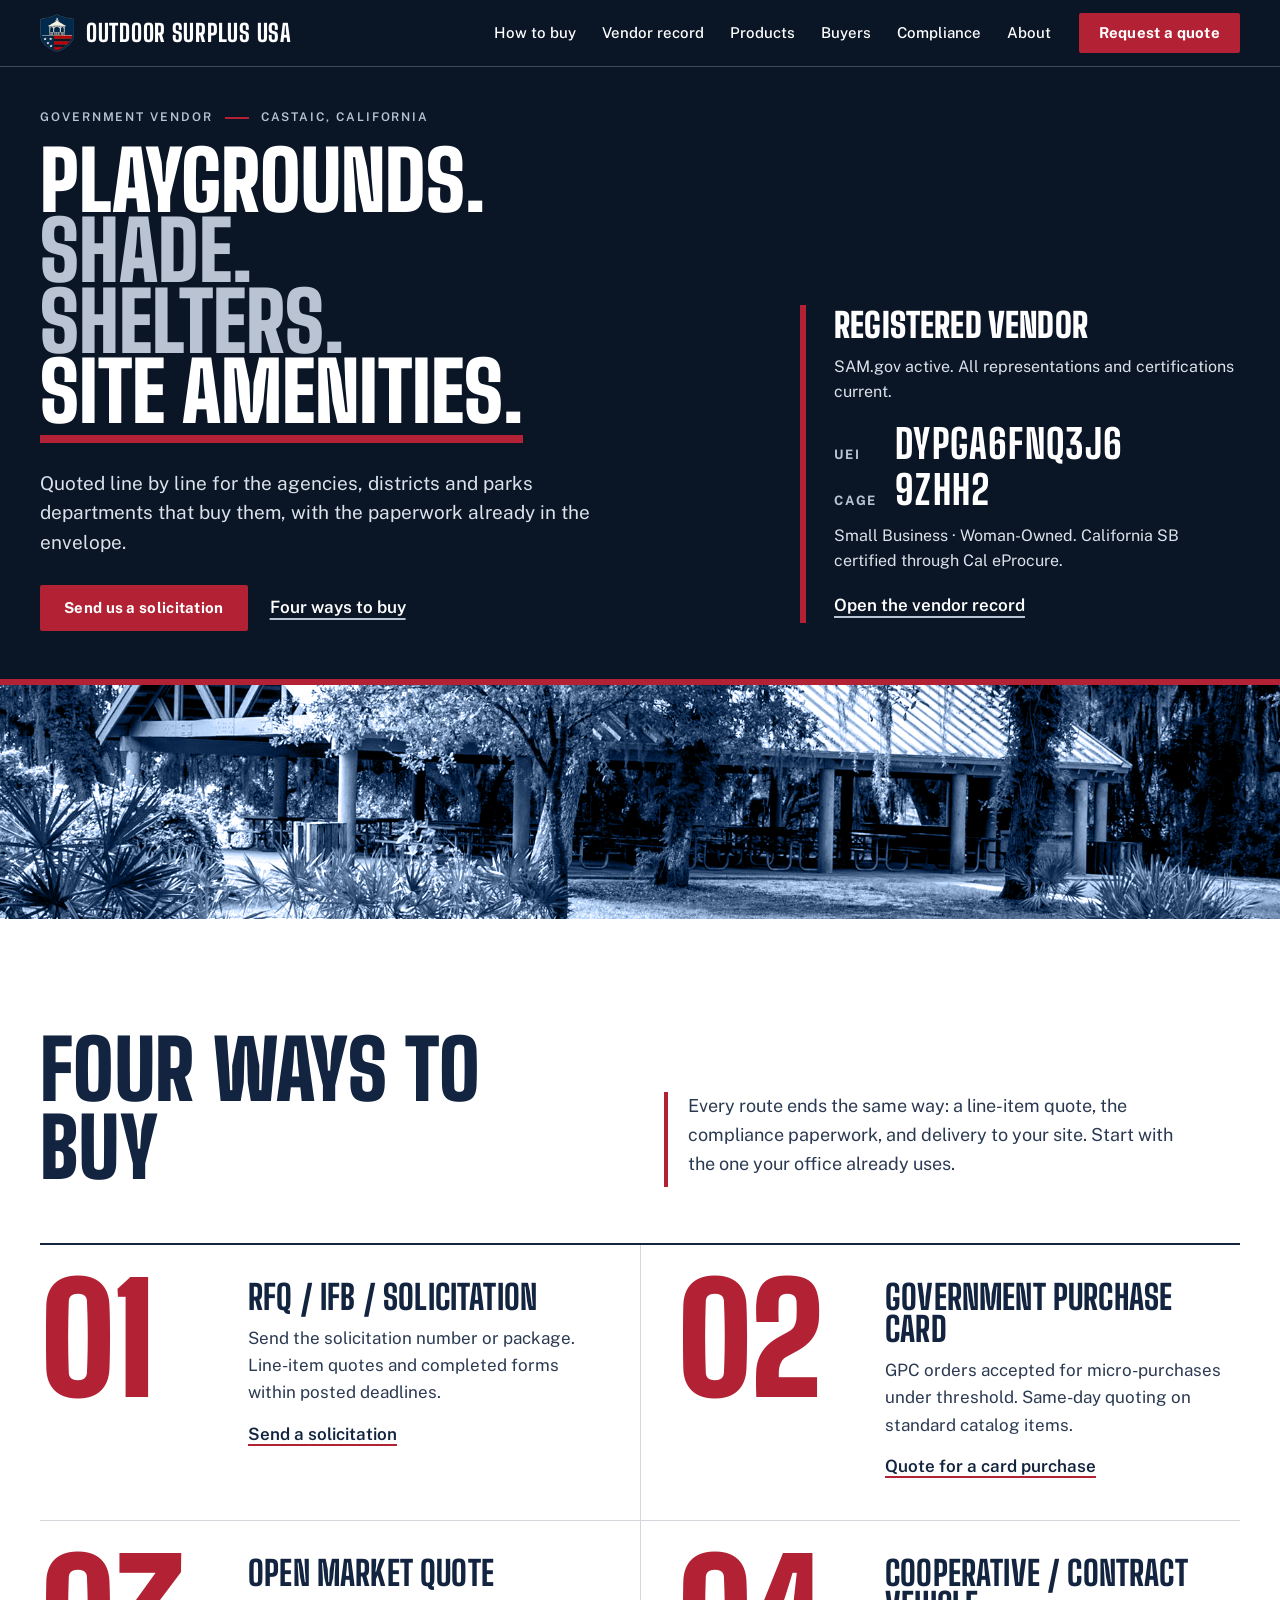
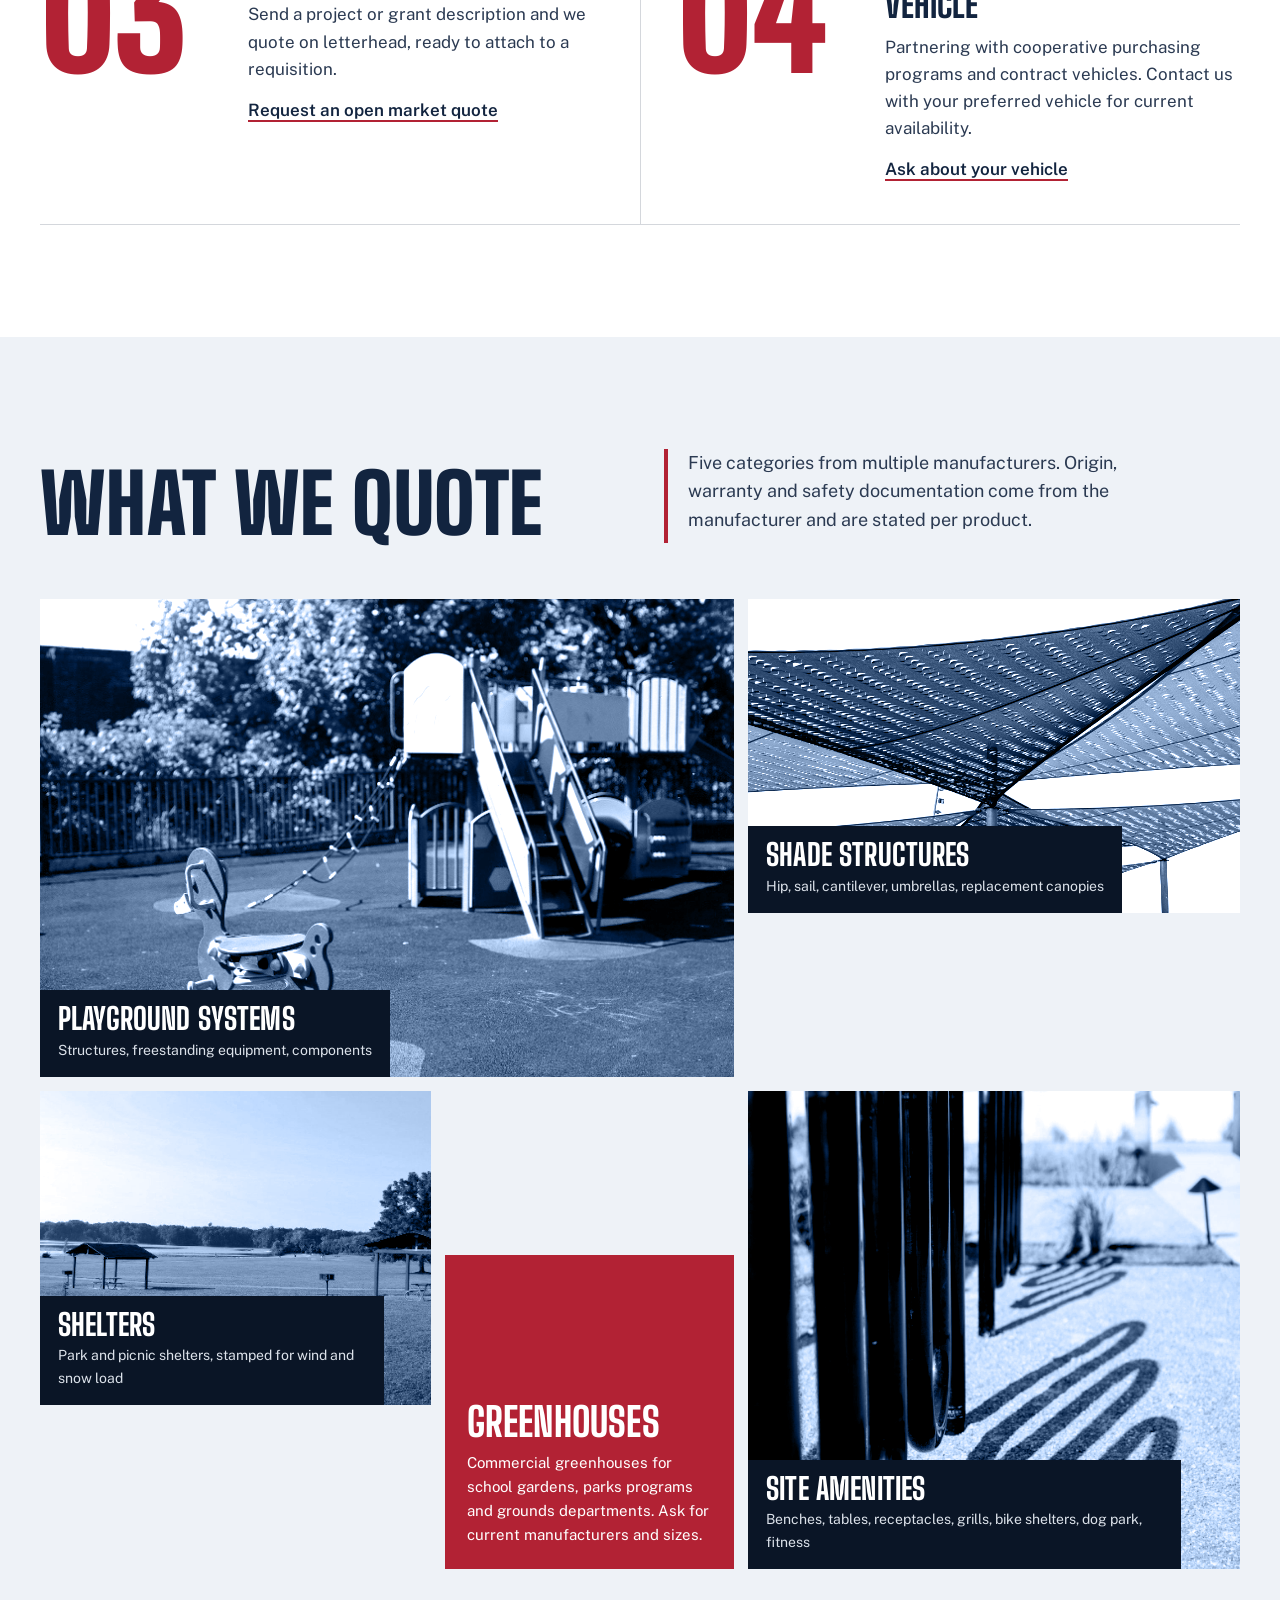
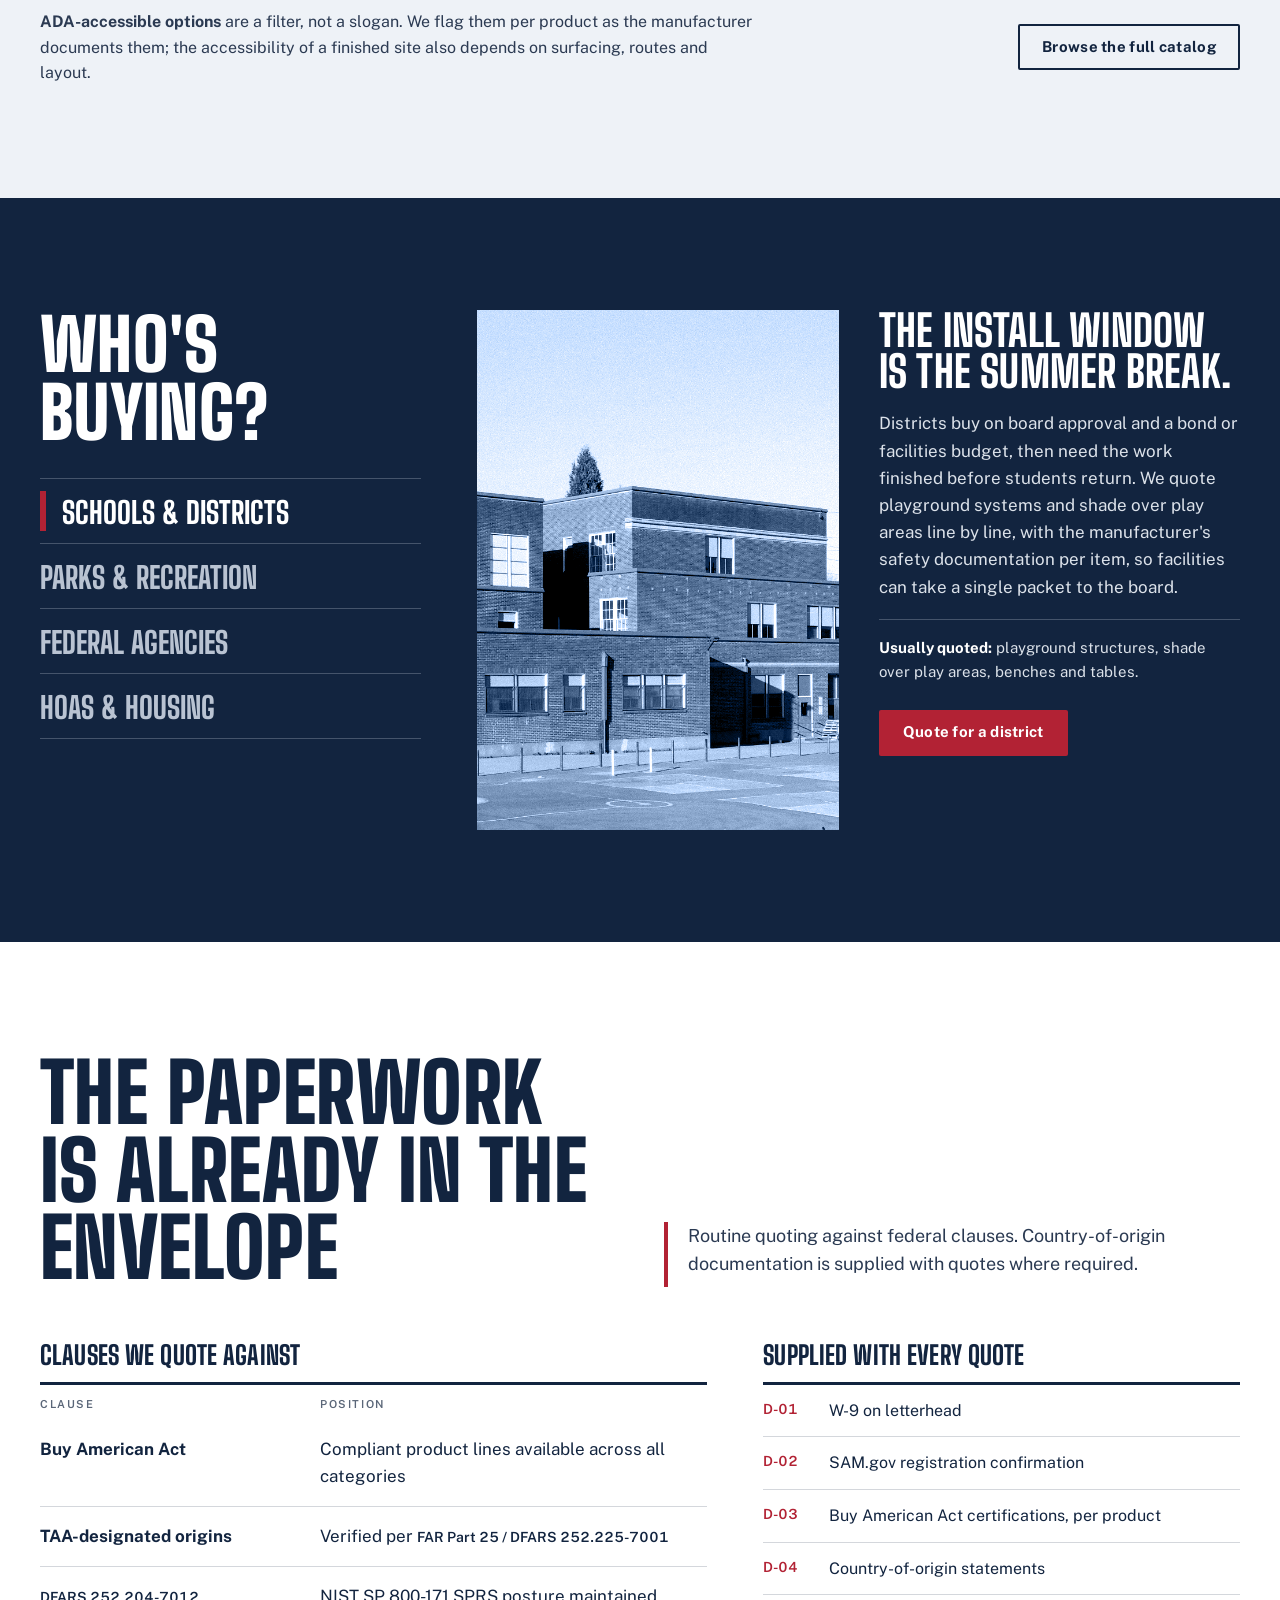
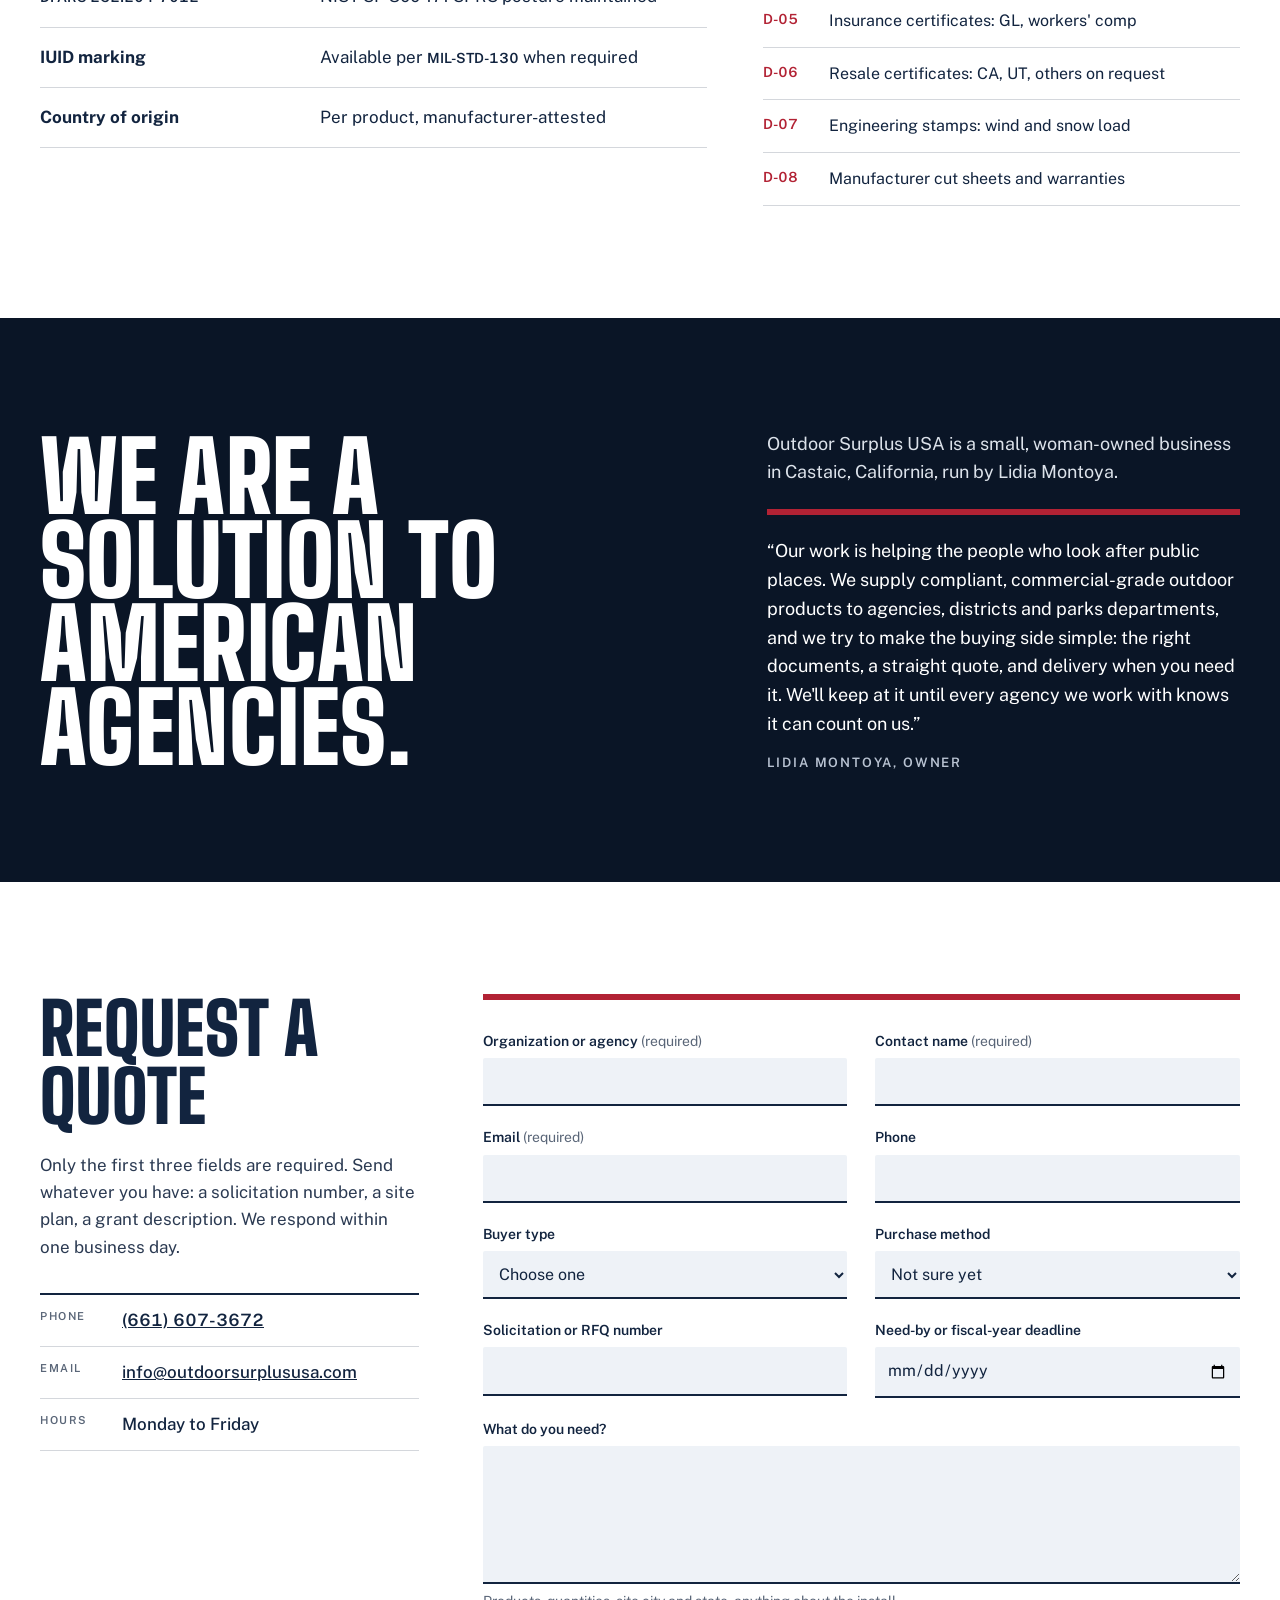
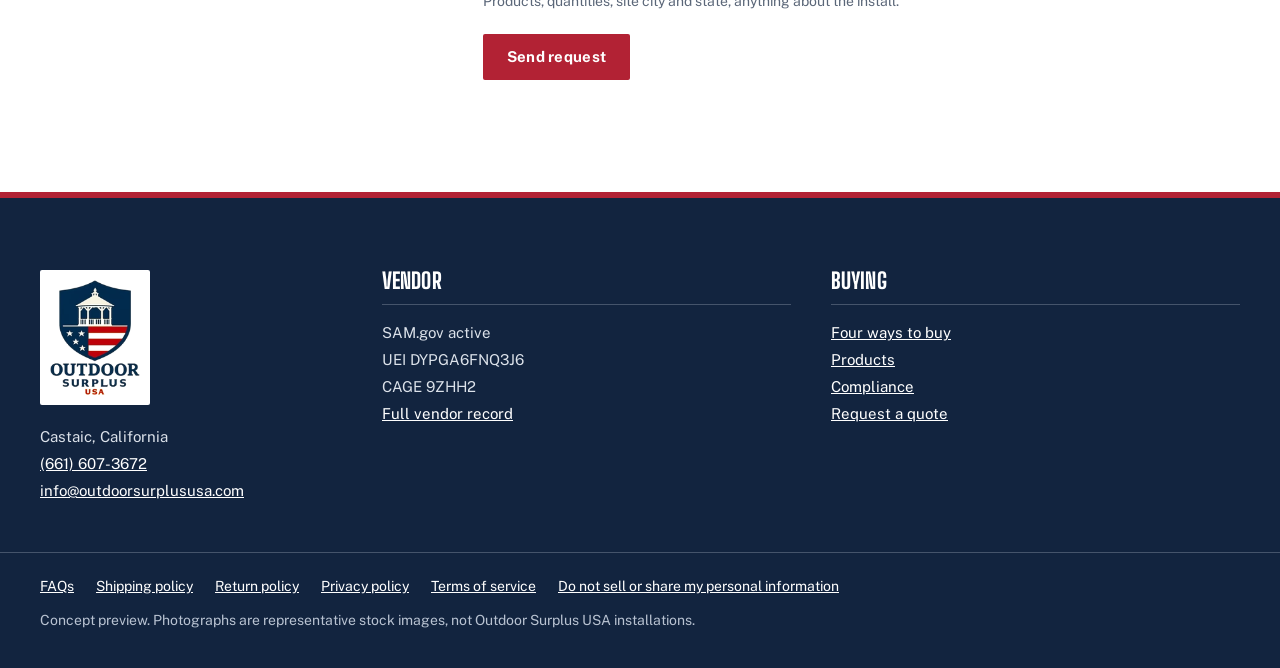
<file: index.html>
<!doctype html>
<html lang="en">
<head>
<meta charset="utf-8">
<meta name="viewport" content="width=device-width, initial-scale=1">
<title>Outdoor Surplus USA | Government Vendor for Playground, Shade &amp; Site Amenities</title>
<meta name="description" content="We are a solution to American Agencies. Playground systems, shade structures, shelters and site amenities for public buyers. SAM.gov active, UEI DYPGA6FNQ3J6, CAGE 9ZHH2.">
<meta name="robots" content="noindex, nofollow">
<meta property="og:title" content="Outdoor Surplus USA">
<meta property="og:description" content="We are a solution to American Agencies. Quoted line by line for the agencies that buy outdoor infrastructure.">
<meta property="og:type" content="website">
<meta property="og:image" content="assets/pavilion.jpg">
<meta name="theme-color" content="#0A1526">
<link rel="icon" href="assets/logo-shield.png">
<link rel="preconnect" href="https://fonts.googleapis.com">
<link rel="preconnect" href="https://fonts.gstatic.com" crossorigin>
<link href="https://fonts.googleapis.com/css2?family=Big+Shoulders+Display:wght@700;800;900&family=Public+Sans:wght@400;500;600;700&display=swap" rel="stylesheet">
<link rel="stylesheet" href="styles.css">
</head>
<body>
<a class="skip" href="#main">Skip to main content</a>

<header class="site-header">
  <div class="wrap header-row">
    <a class="brand" href="#top" aria-label="Outdoor Surplus USA, home">
      <img src="assets/logo-shield.png" alt="" width="34" height="34">
      <span class="brand-name">Outdoor Surplus USA</span>
    </a>
    <button class="nav-toggle" type="button" data-nav-toggle aria-expanded="false" aria-controls="site-nav">Menu</button>
    <nav id="site-nav" class="site-nav" aria-label="Primary">
      <ul>
        <li><a href="#buy">How to buy</a></li>
        <li><a href="vendor.html">Vendor record</a></li>
        <li><a href="#products">Products</a></li>
        <li><a href="#buyers">Buyers</a></li>
        <li><a href="#compliance">Compliance</a></li>
        <li><a href="#about">About</a></li>
      </ul>
      <a class="btn btn-red" href="#quote">Request a quote</a>
    </nav>
  </div>
</header>

<main id="main">
  <section class="hero" id="top" aria-labelledby="hero-title">
    <div class="wrap hero-grid">
      <div class="hero-copy">
        <p class="kicker"><span>Government vendor</span><span>Castaic, California</span></p>
        <h1 id="hero-title">
          <span class="h1-line">Playgrounds.</span>
          <span class="h1-line">Shade.</span>
          <span class="h1-line">Shelters.</span>
          <span class="h1-line h1-last">Site amenities.</span>
        </h1>
        <p class="lede">Quoted line by line for the agencies, districts and parks departments that buy them, with the paperwork already in the envelope.</p>
        <div class="hero-actions">
          <a class="btn btn-red" href="#quote" data-quote-method="solicitation">Send us a solicitation</a>
          <a class="text-link" href="#buy">Four ways to buy</a>
        </div>
      </div>

      <aside class="hero-reg" aria-labelledby="reg-title">
        <h2 id="reg-title">Registered vendor</h2>
        <p>SAM.gov active. All representations and certifications current.</p>
        <dl>
          <div><dt>UEI</dt><dd>DYPGA6FNQ3J6</dd></div>
          <div><dt>CAGE</dt><dd>9ZHH2</dd></div>
        </dl>
        <p>Small Business &middot; Woman-Owned. California SB certified through Cal eProcure.</p>
        <a class="text-link" href="vendor.html">Open the vendor record</a>
      </aside>
    </div>
    <figure class="hero-band">
      <span class="duo"><img src="assets/pavilion.jpg" alt="Large open-sided park pavilion with a metal roof and rows of picnic tables beneath mature oak trees" width="1800" height="930"></span>
    </figure>
  </section>

  <!-- FOUR PATHS -->
  <section class="paths" id="buy" aria-labelledby="buy-title">
    <div class="wrap">
      <div class="head-split" data-reveal>
        <h2 id="buy-title">Four ways to buy</h2>
        <p>Every route ends the same way: a line-item quote, the compliance paperwork, and delivery to your site. Start with the one your office already uses.</p>
      </div>
      <ol class="paths-grid">
        <li data-reveal>
          <span class="big-n" aria-hidden="true">01</span>
          <div>
            <h3>RFQ / IFB / Solicitation</h3>
            <p>Send the solicitation number or package. Line-item quotes and completed forms within posted deadlines.</p>
            <a href="#quote" data-quote-method="solicitation">Send a solicitation</a>
          </div>
        </li>
        <li data-reveal>
          <span class="big-n" aria-hidden="true">02</span>
          <div>
            <h3>Government Purchase Card</h3>
            <p>GPC orders accepted for micro-purchases under threshold. Same-day quoting on standard catalog items.</p>
            <a href="#quote" data-quote-method="gpc">Quote for a card purchase</a>
          </div>
        </li>
        <li data-reveal>
          <span class="big-n" aria-hidden="true">03</span>
          <div>
            <h3>Open Market Quote</h3>
            <p>Send a project or grant description and we quote on letterhead, ready to attach to a requisition.</p>
            <a href="#quote" data-quote-method="open-market">Request an open market quote</a>
          </div>
        </li>
        <li data-reveal>
          <span class="big-n" aria-hidden="true">04</span>
          <div>
            <h3>Cooperative / Contract Vehicle</h3>
            <p>Partnering with cooperative purchasing programs and contract vehicles. Contact us with your preferred vehicle for current availability.</p>
            <a href="#quote" data-quote-method="cooperative">Ask about your vehicle</a>
          </div>
        </li>
      </ol>
    </div>
  </section>

  <!-- PRODUCTS -->
  <section class="products" id="products" aria-labelledby="products-title">
    <div class="wrap">
      <div class="head-split" data-reveal>
        <h2 id="products-title">What we quote</h2>
        <p>Five categories from multiple manufacturers. Origin, warranty and safety documentation come from the manufacturer and are stated per product.</p>
      </div>
      <ul class="mosaic">
        <li class="tile t-play" data-reveal>
          <span class="duo"><img src="assets/playground.jpg" alt="Empty playground with a spring rider and a play structure with stairs and slide" width="1400" height="1025" loading="lazy"></span>
          <div class="tile-cap"><h3>Playground systems</h3><p>Structures, freestanding equipment, components</p></div>
        </li>
        <li class="tile t-shade" data-reveal>
          <span class="duo"><img src="assets/shade-sails.jpg" alt="Tensioned shade sails on steel columns seen from below" width="1800" height="1200" loading="lazy"></span>
          <div class="tile-cap"><h3>Shade structures</h3><p>Hip, sail, cantilever, umbrellas, replacement canopies</p></div>
        </li>
        <li class="tile t-shelter" data-reveal>
          <span class="duo"><img src="assets/park-lakeside.jpg" alt="Two picnic shelters with tables and grills on a lakeside park lawn" width="1400" height="745" loading="lazy"></span>
          <div class="tile-cap"><h3>Shelters</h3><p>Park and picnic shelters, stamped for wind and snow load</p></div>
        </li>
        <li class="tile t-amen" data-reveal>
          <span class="duo"><img src="assets/bike-rack.jpg" alt="Row of black steel wave bike racks casting shadows on gravel" width="1200" height="1800" loading="lazy"></span>
          <div class="tile-cap"><h3>Site amenities</h3><p>Benches, tables, receptacles, grills, bike shelters, dog park, fitness</p></div>
        </li>
        <li class="tile t-green" data-reveal>
          <div class="tile-type">
            <h3>Greenhouses</h3>
            <p>Commercial greenhouses for school gardens, parks programs and grounds departments. Ask for current manufacturers and sizes.</p>
          </div>
        </li>
      </ul>
      <div class="product-foot" data-reveal>
        <p><strong>ADA-accessible options</strong> are a filter, not a slogan. We flag them per product as the manufacturer documents them; the accessibility of a finished site also depends on surfacing, routes and layout.</p>
        <a class="btn btn-outline" href="https://www.outdoorsurplususa.com/collections/all">Browse the full catalog</a>
      </div>
    </div>
  </section>

  <!-- BUYERS -->
  <section class="buyers" id="buyers" aria-labelledby="buyers-title">
    <div class="wrap buyers-grid">
      <div class="buyers-nav">
        <h2 id="buyers-title">Who's buying?</h2>
        <div role="tablist" aria-label="Buyer type" aria-orientation="vertical" class="vtabs">
          <button role="tab" id="t-schools" aria-controls="p-schools" aria-selected="true" tabindex="0">Schools &amp; districts</button>
          <button role="tab" id="t-parks" aria-controls="p-parks" aria-selected="false" tabindex="-1">Parks &amp; recreation</button>
          <button role="tab" id="t-federal" aria-controls="p-federal" aria-selected="false" tabindex="-1">Federal agencies</button>
          <button role="tab" id="t-hoa" aria-controls="p-hoa" aria-selected="false" tabindex="-1">HOAs &amp; housing</button>
        </div>
      </div>
      <div class="buyers-panels">
        <div role="tabpanel" id="p-schools" aria-labelledby="t-schools" tabindex="0" class="bpanel">
          <span class="duo"><img src="assets/school.jpg" alt="Brick school building above an empty blacktop with painted play markings" width="1350" height="1800" loading="lazy"></span>
          <div>
            <h3>The install window is the summer break.</h3>
            <p>Districts buy on board approval and a bond or facilities budget, then need the work finished before students return. We quote playground systems and shade over play areas line by line, with the manufacturer's safety documentation per item, so facilities can take a single packet to the board.</p>
            <p class="focus"><strong>Usually quoted:</strong> playground structures, shade over play areas, benches and tables.</p>
            <a class="btn btn-red" href="#quote" data-quote-buyer="school">Quote for a district</a>
          </div>
        </div>
        <div role="tabpanel" id="p-parks" aria-labelledby="t-parks" tabindex="0" class="bpanel" hidden>
          <span class="duo"><img src="assets/park-lakeside.jpg" alt="Picnic shelters on a lakeside park lawn" width="1400" height="745" loading="lazy"></span>
          <div>
            <h3>Grant-funded? Lines you can set against the award.</h3>
            <p>Parks projects often run on a grant with its own line items and closeout date. We split the quote to match, and include origin statements where the grant asks for them. Small replacements, a canopy or a grill, can usually go on a purchase card.</p>
            <p class="focus"><strong>Usually quoted:</strong> picnic shelters, park grills, shade sails, greenhouses.</p>
            <a class="btn btn-red" href="#quote" data-quote-buyer="parks">Quote for a parks project</a>
          </div>
        </div>
        <div role="tabpanel" id="p-federal" aria-labelledby="t-federal" tabindex="0" class="bpanel" hidden>
          <span class="duo"><img src="assets/federal.jpg" alt="Corner of a white neoclassical civic building against a deep blue sky" width="1200" height="1800" loading="lazy"></span>
          <div>
            <h3>FAR and DFARS clauses, origin per line item.</h3>
            <p>For installations, federal campuses and visitor areas. We answer solicitations within posted deadlines, quote against the clauses in the package and supply country-of-origin documentation per line. IUID marking is available when the contract requires it.</p>
            <p class="focus"><strong>Usually quoted:</strong> site furnishings, shelters, shade structures.</p>
            <a class="btn btn-red" href="#quote" data-quote-buyer="federal" data-quote-method="solicitation">Send a federal solicitation</a>
          </div>
        </div>
        <div role="tabpanel" id="p-hoa" aria-labelledby="t-hoa" tabindex="0" class="bpanel" hidden>
          <span class="duo"><img src="assets/bike-rack.jpg" alt="Black steel bike racks along a gravel path" width="1200" height="1800" loading="lazy"></span>
          <div>
            <h3>Common areas built for daily use.</h3>
            <p>Housing authorities and associations usually buy on an open market quote: a clear price on letterhead the board can approve. We quote commercial-grade amenities, not consumer furniture that lasts one season.</p>
            <p class="focus"><strong>Usually quoted:</strong> bike shelters, benches, trash receptacles, dog park equipment.</p>
            <a class="btn btn-red" href="#quote" data-quote-buyer="hoa" data-quote-method="open-market">Quote for a community</a>
          </div>
        </div>
      </div>
    </div>
  </section>

  <!-- COMPLIANCE -->
  <section class="compliance" id="compliance" aria-labelledby="compliance-title">
    <div class="wrap">
      <div class="head-split" data-reveal>
        <h2 id="compliance-title">The paperwork is already in the envelope</h2>
        <p>Routine quoting against federal clauses. Country-of-origin documentation is supplied with quotes where required.</p>
      </div>
      <div class="docket">
        <div class="docket-col" data-reveal>
          <h3>Clauses we quote against</h3>
          <table>
            <caption class="sr">Federal clause compliance</caption>
            <thead><tr><th scope="col">Clause</th><th scope="col">Position</th></tr></thead>
            <tbody>
              <tr><th scope="row">Buy American Act</th><td>Compliant product lines available across all categories</td></tr>
              <tr><th scope="row">TAA-designated origins</th><td>Verified per <span class="code">FAR Part 25 / DFARS 252.225-7001</span></td></tr>
              <tr><th scope="row"><span class="code">DFARS 252.204-7012</span></th><td>NIST SP 800-171 SPRS posture maintained</td></tr>
              <tr><th scope="row">IUID marking</th><td>Available per <span class="code">MIL-STD-130</span> when required</td></tr>
              <tr><th scope="row">Country of origin</th><td>Per product, manufacturer-attested</td></tr>
            </tbody>
          </table>
        </div>
        <div class="docket-col" data-reveal>
          <h3>Supplied with every quote</h3>
          <ol class="docs">
            <li><span class="code">D-01</span> W-9 on letterhead</li>
            <li><span class="code">D-02</span> SAM.gov registration confirmation</li>
            <li><span class="code">D-03</span> Buy American Act certifications, per product</li>
            <li><span class="code">D-04</span> Country-of-origin statements</li>
            <li><span class="code">D-05</span> Insurance certificates: GL, workers' comp</li>
            <li><span class="code">D-06</span> Resale certificates: CA, UT, others on request</li>
            <li><span class="code">D-07</span> Engineering stamps: wind and snow load</li>
            <li><span class="code">D-08</span> Manufacturer cut sheets and warranties</li>
          </ol>
        </div>
      </div>
    </div>
  </section>

  <!-- ABOUT -->
  <section class="about" id="about" aria-labelledby="about-title">
    <div class="wrap about-grid">
      <h2 id="about-title" class="about-big" data-reveal>We are a solution to American Agencies.</h2>
      <div class="about-copy" data-reveal>
        <p>Outdoor Surplus USA is a small, woman-owned business in Castaic, California, run by Lidia Montoya.</p>
        <blockquote>
          <p>&ldquo;Our work is helping the people who look after public places. We supply compliant, commercial-grade outdoor products to agencies, districts and parks departments, and we try to make the buying side simple: the right documents, a straight quote, and delivery when you need it. We'll keep at it until every agency we work with knows it can count on us.&rdquo;</p>
          <footer>Lidia Montoya, Owner</footer>
        </blockquote>
      </div>
    </div>
  </section>

  <!-- Testimonial slot: intentionally empty. Existing testimonials are on hold until
       provenance is confirmed (16 CFR 465). Do not populate without written sign-off. -->

  <!-- QUOTE -->
  <section class="quote" id="quote" aria-labelledby="quote-title">
    <div class="wrap quote-grid">
      <div class="quote-intro">
        <h2 id="quote-title">Request a quote</h2>
        <p>Only the first three fields are required. Send whatever you have: a solicitation number, a site plan, a grant description. We respond within one business day.</p>
        <dl class="contact">
          <div><dt>Phone</dt><dd><a href="tel:+16616073672" class="code">(661) 607-3672</a></dd></div>
          <div><dt>Email</dt><dd><a href="mailto:info@outdoorsurplususa.com">info@outdoorsurplususa.com</a></dd></div>
          <div><dt>Hours</dt><dd>Monday to Friday</dd></div>
        </dl>
      </div>
      <form class="form" id="quote-form" novalidate>
        <div class="field">
          <label for="f-org">Organization or agency <span class="req">(required)</span></label>
          <input id="f-org" name="org" type="text" autocomplete="organization" required aria-describedby="f-org-error">
          <p class="error" id="f-org-error" hidden></p>
        </div>
        <div class="field">
          <label for="f-name">Contact name <span class="req">(required)</span></label>
          <input id="f-name" name="name" type="text" autocomplete="name" required aria-describedby="f-name-error">
          <p class="error" id="f-name-error" hidden></p>
        </div>
        <div class="field">
          <label for="f-email">Email <span class="req">(required)</span></label>
          <input id="f-email" name="email" type="email" autocomplete="email" required aria-describedby="f-email-error">
          <p class="error" id="f-email-error" hidden></p>
        </div>
        <div class="field">
          <label for="f-phone">Phone</label>
          <input id="f-phone" name="phone" type="tel" autocomplete="tel">
        </div>
        <div class="field">
          <label for="f-buyer">Buyer type</label>
          <select id="f-buyer" name="buyer">
            <option value="">Choose one</option>
            <option value="federal">Federal</option>
            <option value="state">State</option>
            <option value="municipal">County / Municipal</option>
            <option value="school">School district</option>
            <option value="parks">Parks &amp; recreation</option>
            <option value="hoa">HOA / Housing</option>
            <option value="other">Other</option>
          </select>
        </div>
        <div class="field">
          <label for="f-method">Purchase method</label>
          <select id="f-method" name="method">
            <option value="">Not sure yet</option>
            <option value="solicitation">Solicitation response (RFQ / IFB)</option>
            <option value="gpc">Government Purchase Card</option>
            <option value="open-market">Open market quote</option>
            <option value="cooperative">Cooperative / contract vehicle</option>
          </select>
        </div>
        <div class="field">
          <label for="f-sol">Solicitation or RFQ number</label>
          <input id="f-sol" name="solicitation" type="text" class="code-input">
        </div>
        <div class="field">
          <label for="f-date">Need-by or fiscal-year deadline</label>
          <input id="f-date" name="needby" type="date">
        </div>
        <div class="field field-wide">
          <label for="f-msg">What do you need?</label>
          <textarea id="f-msg" name="message" rows="5" aria-describedby="f-msg-hint"></textarea>
          <p class="hint" id="f-msg-hint">Products, quantities, site city and state, anything about the install.</p>
        </div>
        <div class="field-wide form-actions">
          <button class="btn btn-red" type="submit">Send request</button>
          <p id="form-status" class="form-status" role="status" aria-live="polite"></p>
        </div>
      </form>
    </div>
  </section>
</main>

<footer class="site-footer">
  <div class="wrap foot-grid">
    <div class="foot-brand">
      <img src="assets/logo.png" alt="Outdoor Surplus USA" width="120" height="120">
      <p>Castaic, California<br><a href="tel:+16616073672">(661) 607-3672</a><br><a href="mailto:info@outdoorsurplususa.com">info@outdoorsurplususa.com</a></p>
    </div>
    <div class="foot-cols">
      <div>
        <h2 class="foot-h">Vendor</h2>
        <p>SAM.gov active<br>UEI DYPGA6FNQ3J6<br>CAGE 9ZHH2<br><a href="vendor.html">Full vendor record</a></p>
      </div>
      <div>
        <h2 class="foot-h">Buying</h2>
        <ul class="foot-list">
          <li><a href="#buy">Four ways to buy</a></li>
          <li><a href="#products">Products</a></li>
          <li><a href="#compliance">Compliance</a></li>
          <li><a href="#quote">Request a quote</a></li>
        </ul>
      </div>
    </div>
  </div>
  <div class="wrap foot-links">
    <ul>
      <li><a href="https://www.outdoorsurplususa.com/pages/faqs">FAQs</a></li>
      <li><a href="https://www.outdoorsurplususa.com/policies/shipping-policy">Shipping policy</a></li>
      <li><a href="https://www.outdoorsurplususa.com/policies/refund-policy">Return policy</a></li>
      <li><a href="https://www.outdoorsurplususa.com/policies/privacy-policy">Privacy policy</a></li>
      <li><a href="https://www.outdoorsurplususa.com/policies/terms-of-service">Terms of service</a></li>
      <li><a href="https://www.outdoorsurplususa.com/pages/data-sharing-opt-out">Do not sell or share my personal information</a></li>
    </ul>
    <p>Concept preview. Photographs are representative stock images, not Outdoor Surplus USA installations.</p>
  </div>
</footer>
<script src="script.js" defer></script>
</body>
</html>
</file>
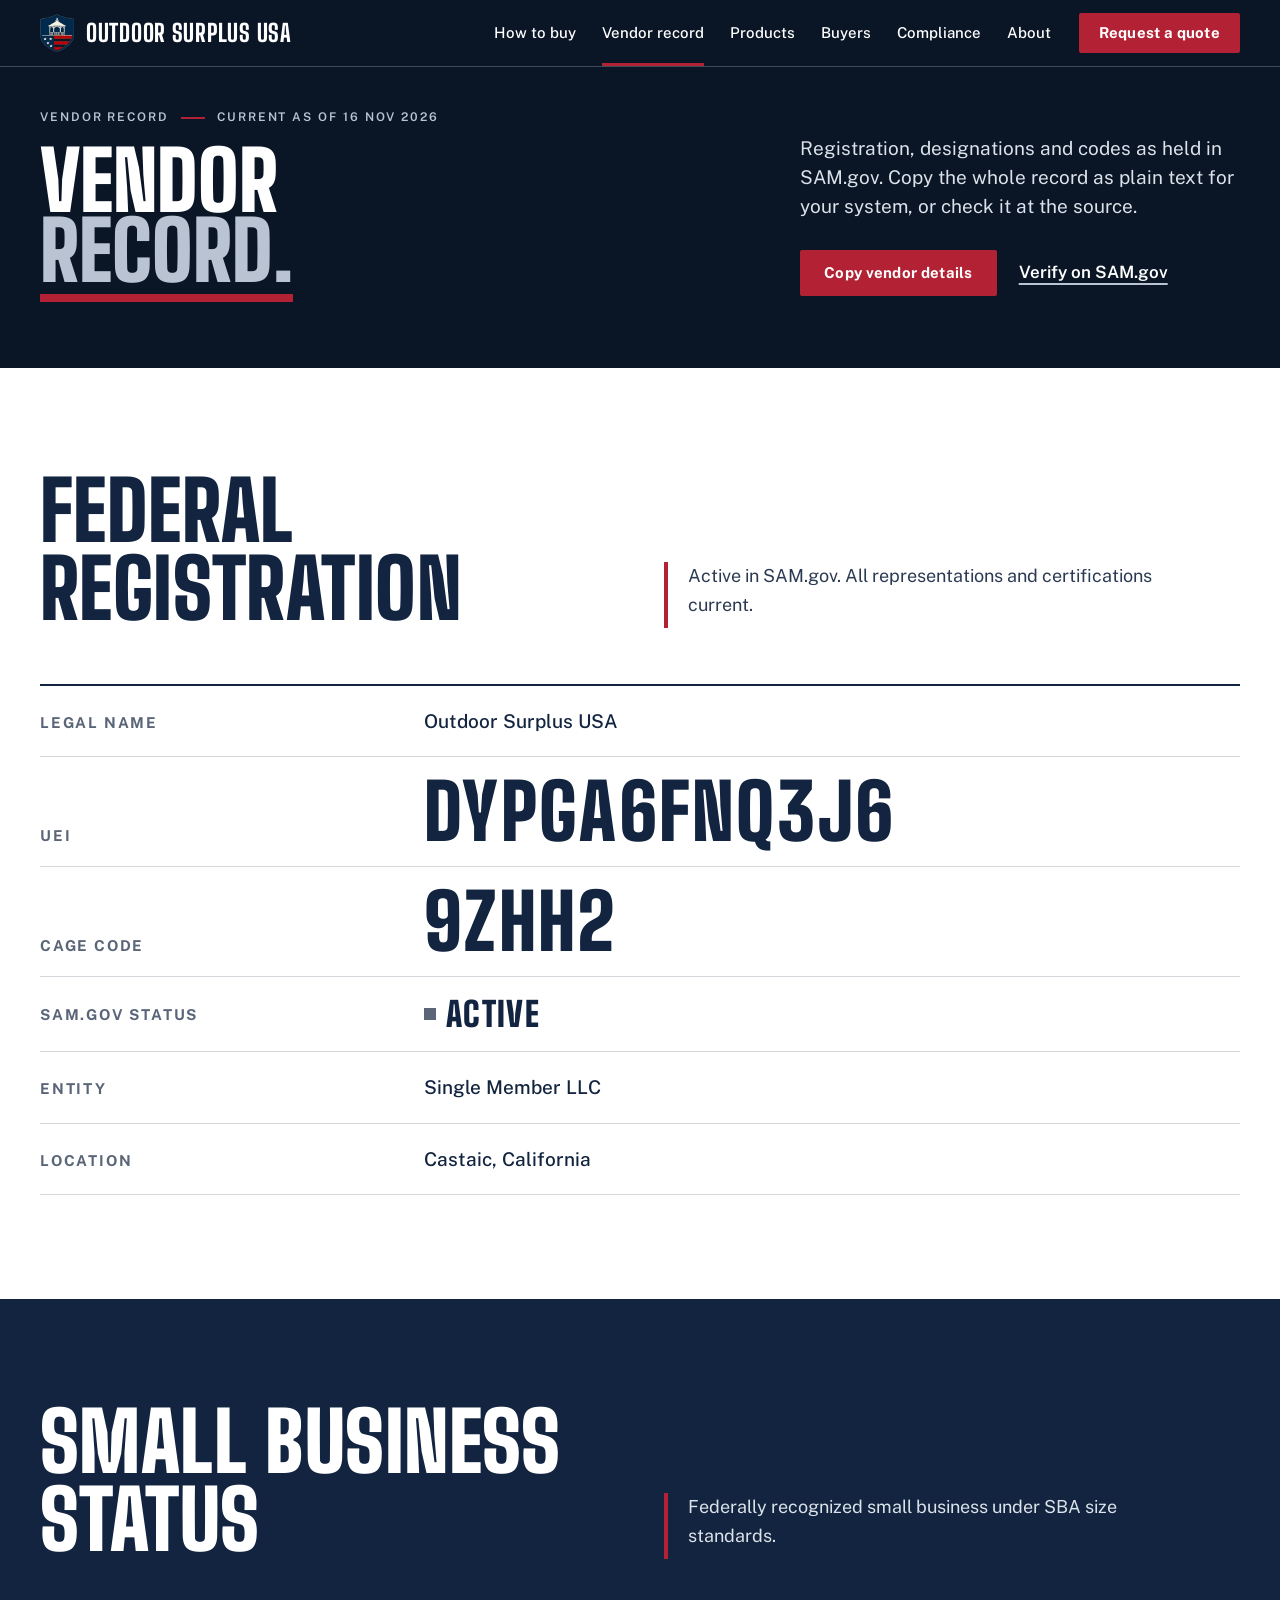
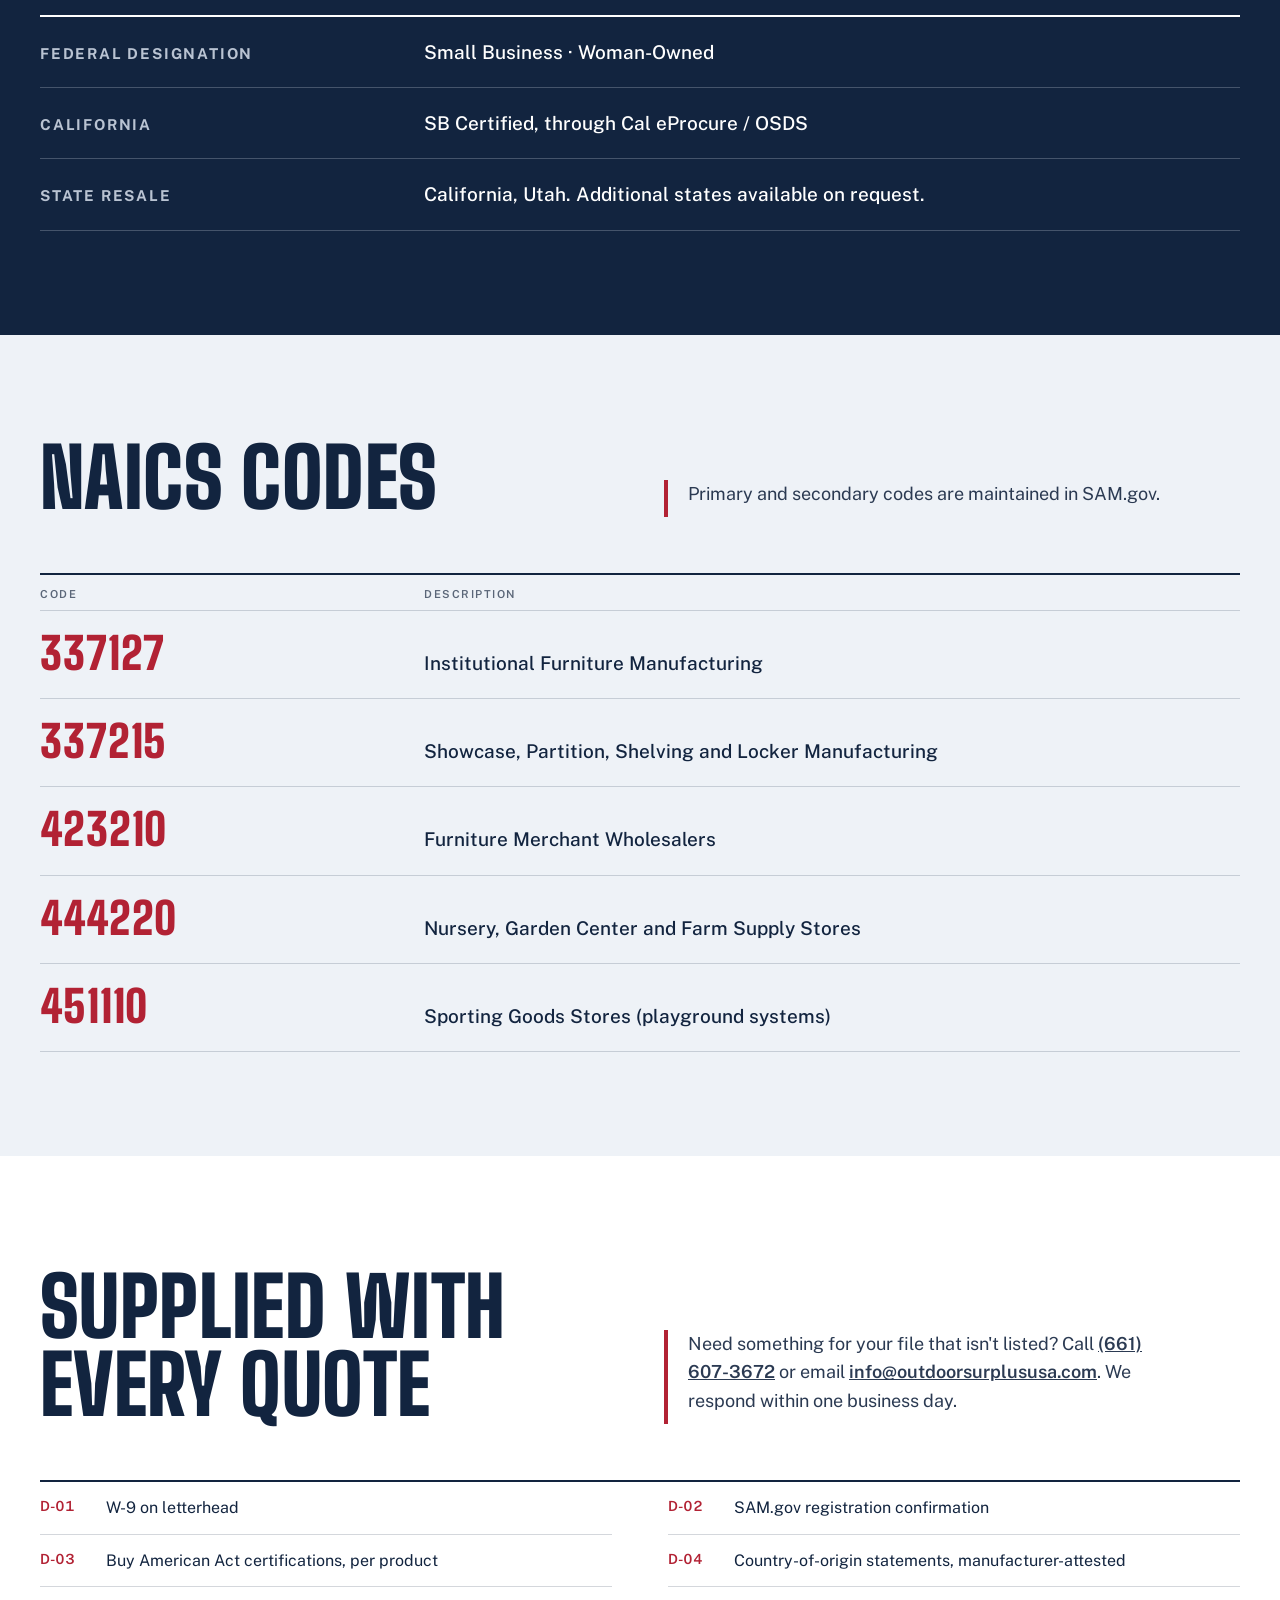
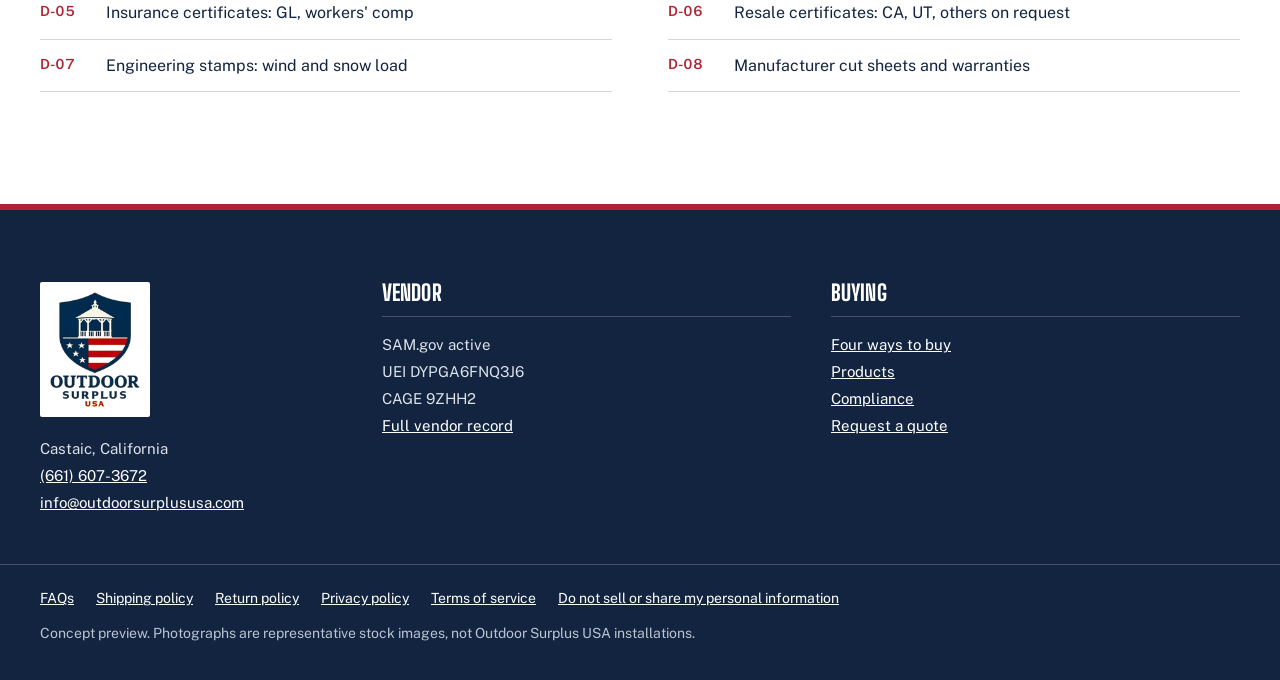
<file: vendor.html>
<!doctype html>
<html lang="en">
<head>
<meta charset="utf-8">
<meta name="viewport" content="width=device-width, initial-scale=1">
<title>Vendor Record | Outdoor Surplus USA</title>
<meta name="description" content="Outdoor Surplus USA vendor record: SAM.gov active, UEI DYPGA6FNQ3J6, CAGE 9ZHH2, Small Business · Woman-Owned, California SB certified. NAICS codes and documentation for your vendor file.">
<meta name="robots" content="noindex, nofollow">
<meta property="og:title" content="Vendor Record | Outdoor Surplus USA">
<meta property="og:description" content="We are a solution to American Agencies. Registration, designations and NAICS codes for your vendor file.">
<meta property="og:type" content="website">
<meta name="theme-color" content="#0A1526">
<link rel="icon" href="assets/logo-shield.png">
<link rel="preconnect" href="https://fonts.googleapis.com">
<link rel="preconnect" href="https://fonts.gstatic.com" crossorigin>
<link href="https://fonts.googleapis.com/css2?family=Big+Shoulders+Display:wght@700;800;900&family=Public+Sans:wght@400;500;600;700&display=swap" rel="stylesheet">
<link rel="stylesheet" href="styles.css">
</head>
<body>
<a class="skip" href="#main">Skip to main content</a>

<header class="site-header">
  <div class="wrap header-row">
    <a class="brand" href="index.html" aria-label="Outdoor Surplus USA, home">
      <img src="assets/logo-shield.png" alt="" width="34" height="34">
      <span class="brand-name">Outdoor Surplus USA</span>
    </a>
    <button class="nav-toggle" type="button" data-nav-toggle aria-expanded="false" aria-controls="site-nav">Menu</button>
    <nav id="site-nav" class="site-nav" aria-label="Primary">
      <ul>
        <li><a href="index.html#buy">How to buy</a></li>
        <li><a href="vendor.html" aria-current="page">Vendor record</a></li>
        <li><a href="index.html#products">Products</a></li>
        <li><a href="index.html#buyers">Buyers</a></li>
        <li><a href="index.html#compliance">Compliance</a></li>
        <li><a href="index.html#about">About</a></li>
      </ul>
      <a class="btn btn-red" href="index.html#quote">Request a quote</a>
    </nav>
  </div>
</header>

<main id="main">
  <section class="hero" aria-labelledby="page-title">
    <div class="wrap hero-grid page-hero">
      <div>
        <p class="kicker"><span>Vendor record</span><span>Current as of 16 Nov 2026</span></p>
        <h1 id="page-title">
          <span class="h1-line">Vendor</span>
          <span class="h1-line h1-last">record.</span>
        </h1>
      </div>
      <div class="page-hero-side">
        <p class="lede">Registration, designations and codes as held in SAM.gov. Copy the whole record as plain text for your system, or check it at the source.</p>
        <div class="hero-actions">
          <button class="btn btn-red" type="button" data-copy-vendor aria-describedby="copy-status"><span data-copy-label>Copy vendor details</span></button>
          <a class="text-link" href="https://sam.gov/" rel="noopener">Verify on SAM.gov</a>
        </div>
        <p class="copy-status" id="copy-status" aria-live="polite"></p>
      </div>
    </div>
  </section>

  <section class="record" aria-labelledby="reg-title">
    <div class="wrap">
      <div class="head-split">
        <h2 id="reg-title">Federal registration</h2>
        <p>Active in SAM.gov. All representations and certifications current.</p>
      </div>
      <table class="record-table">
        <caption class="sr">Federal registration</caption>
        <tbody>
          <tr><th scope="row">Legal name</th><td>Outdoor Surplus USA</td></tr>
          <tr class="row-id"><th scope="row">UEI</th><td>DYPGA6FNQ3J6</td></tr>
          <tr class="row-id"><th scope="row">CAGE code</th><td>9ZHH2</td></tr>
          <tr><th scope="row">SAM.gov status</th><td><span class="state"><span class="dot" aria-hidden="true"></span>Active</span></td></tr>
          <tr><th scope="row">Entity</th><td>Single Member LLC</td></tr>
          <tr><th scope="row">Location</th><td>Castaic, California</td></tr>
        </tbody>
      </table>
    </div>
  </section>

  <section class="record record--navy" aria-labelledby="sb-title">
    <div class="wrap">
      <div class="head-split">
        <h2 id="sb-title">Small business status</h2>
        <p>Federally recognized small business under SBA size standards.</p>
      </div>
      <table class="record-table">
        <caption class="sr">Small business status</caption>
        <tbody>
          <tr><th scope="row">Federal designation</th><td>Small Business &middot; <span class="nw">Woman-Owned</span></td></tr>
          <tr><th scope="row">California</th><td>SB Certified, through Cal eProcure / OSDS</td></tr>
          <tr><th scope="row">State resale</th><td>California, Utah. Additional states available on request.</td></tr>
        </tbody>
      </table>
    </div>
  </section>

  <section class="record record--ice" aria-labelledby="naics-title">
    <div class="wrap">
      <div class="head-split">
        <h2 id="naics-title">NAICS codes</h2>
        <p>Primary and secondary codes are maintained in SAM.gov.</p>
      </div>
      <table class="record-table naics-table">
        <caption class="sr">NAICS codes</caption>
        <thead><tr><th scope="col">Code</th><th scope="col">Description</th></tr></thead>
        <tbody>
          <tr><th scope="row">337127</th><td>Institutional Furniture Manufacturing</td></tr>
          <tr><th scope="row">337215</th><td>Showcase, Partition, Shelving and Locker Manufacturing</td></tr>
          <tr><th scope="row">423210</th><td>Furniture Merchant Wholesalers</td></tr>
          <tr><th scope="row">444220</th><td>Nursery, Garden Center and Farm Supply Stores</td></tr>
          <tr><th scope="row">451110</th><td>Sporting Goods Stores (playground systems)</td></tr>
        </tbody>
      </table>
    </div>
  </section>

  <section class="compliance" aria-labelledby="docs-title">
    <div class="wrap">
      <div class="head-split">
        <h2 id="docs-title">Supplied with every quote</h2>
        <p>Need something for your file that isn't listed? Call <a href="tel:+16616073672">(661) 607-3672</a> or email <a href="mailto:info@outdoorsurplususa.com?subject=Vendor%20file">info@outdoorsurplususa.com</a>. We respond within one business day.</p>
      </div>
      <ol class="docs docs--wide">
        <li><span class="code">D-01</span> W-9 on letterhead</li>
        <li><span class="code">D-02</span> SAM.gov registration confirmation</li>
        <li><span class="code">D-03</span> Buy American Act certifications, per product</li>
        <li><span class="code">D-04</span> Country-of-origin statements, manufacturer-attested</li>
        <li><span class="code">D-05</span> Insurance certificates: GL, workers' comp</li>
        <li><span class="code">D-06</span> Resale certificates: CA, UT, others on request</li>
        <li><span class="code">D-07</span> Engineering stamps: wind and snow load</li>
        <li><span class="code">D-08</span> Manufacturer cut sheets and warranties</li>
      </ol>
    </div>
  </section>
</main>

<footer class="site-footer">
  <div class="wrap foot-grid">
    <div class="foot-brand">
      <img src="assets/logo.png" alt="Outdoor Surplus USA" width="120" height="120">
      <p>Castaic, California<br><a href="tel:+16616073672">(661) 607-3672</a><br><a href="mailto:info@outdoorsurplususa.com">info@outdoorsurplususa.com</a></p>
    </div>
    <div class="foot-cols">
      <div>
        <h2 class="foot-h">Vendor</h2>
        <p>SAM.gov active<br>UEI DYPGA6FNQ3J6<br>CAGE 9ZHH2<br><a href="vendor.html">Full vendor record</a></p>
      </div>
      <div>
        <h2 class="foot-h">Buying</h2>
        <ul class="foot-list">
          <li><a href="index.html#buy">Four ways to buy</a></li>
          <li><a href="index.html#products">Products</a></li>
          <li><a href="index.html#compliance">Compliance</a></li>
          <li><a href="index.html#quote">Request a quote</a></li>
        </ul>
      </div>
    </div>
  </div>
  <div class="wrap foot-links">
    <ul>
      <li><a href="https://www.outdoorsurplususa.com/pages/faqs">FAQs</a></li>
      <li><a href="https://www.outdoorsurplususa.com/policies/shipping-policy">Shipping policy</a></li>
      <li><a href="https://www.outdoorsurplususa.com/policies/refund-policy">Return policy</a></li>
      <li><a href="https://www.outdoorsurplususa.com/policies/privacy-policy">Privacy policy</a></li>
      <li><a href="https://www.outdoorsurplususa.com/policies/terms-of-service">Terms of service</a></li>
      <li><a href="https://www.outdoorsurplususa.com/pages/data-sharing-opt-out">Do not sell or share my personal information</a></li>
    </ul>
    <p>Concept preview. Photographs are representative stock images, not Outdoor Surplus USA installations.</p>
  </div>
</footer>
<script src="script.js" defer></script>
</body>
</html>
</file>
<file: styles.css>
/* Outdoor Surplus USA, Variation B: "Docket"
   Big Shoulders Display (civic signage, condensed) for display,
   Public Sans (USWDS) for reading and UI, and for reference codes.
   Navy dominates; photographs share one navy duotone so the set grades together. */

:root {
  --navy: #12243F;
  --navy-deep: #0A1526;
  --navy-mid: #1E3A5F;
  --red: #B22234;
  --red-dark: #8F1B2A;
  --steel: #5A6678;
  --mist: #B9C3D2;
  --ice: #EEF2F7;
  --white: #FFFFFF;
  --cream: #F5F1E6;
  --hair: rgba(18, 36, 63, .18);
  --hair-strong: rgba(18, 36, 63, .6);
  --hair-light: rgba(185, 195, 210, .3);

  --display: "Big Shoulders Display", "Arial Narrow", Arial, sans-serif;
  --sans: "Public Sans", "Segoe UI", system-ui, -apple-system, Arial, sans-serif;
  --mono: var(--sans);

  --r: 2px;
  --wrap: 1280px;
  --gut: 20px;
}
@media (min-width: 700px) { :root { --gut: 40px; } }

*, *::before, *::after { box-sizing: border-box; }
html { scroll-behavior: smooth; -webkit-text-size-adjust: 100%; overflow-x: hidden; }
@media (prefers-reduced-motion: reduce) { html { scroll-behavior: auto; } }
body { margin: 0; background: var(--white); color: var(--navy); font: 400 17px/1.6 var(--sans); overflow-x: hidden; }
img { display: block; max-width: 100%; height: auto; }
a { color: inherit; }
h1, h2, h3 { margin: 0; font-family: var(--display); font-weight: 800; line-height: .95; text-transform: uppercase; letter-spacing: .005em; }
p { margin: 0; }
ul, ol { margin: 0; padding: 0; list-style: none; }
.wrap { max-width: var(--wrap); margin: 0 auto; padding: 0 var(--gut); }
.code { font-weight: 600; font-variant-numeric: tabular-nums; }
.nw { white-space: nowrap; }
.sr { position: absolute; width: 1px; height: 1px; overflow: hidden; clip: rect(0 0 0 0); white-space: nowrap; }

:focus-visible { outline: 3px solid var(--red); outline-offset: 3px; }
.site-header :focus-visible, .hero :focus-visible, .record--navy :focus-visible, .buyers :focus-visible, .about :focus-visible, .site-footer :focus-visible { outline-color: var(--white); }

.skip { position: absolute; left: 12px; top: -60px; z-index: 100; background: var(--white); color: var(--navy); padding: 10px 16px; border-radius: var(--r); }
.skip:focus { top: 12px; }

/* ---------- Duotone ---------- */
.duo { display: block; background: var(--navy-mid); overflow: hidden; }
.duo img { width: 100%; height: 100%; object-fit: cover; filter: grayscale(1) contrast(1.12) brightness(1.08); mix-blend-mode: luminosity; }

/* ---------- Buttons ---------- */
.btn {
  display: inline-flex; align-items: center; justify-content: center;
  min-height: 46px; padding: 12px 22px; font: 700 15px/1.1 var(--sans); letter-spacing: .02em;
  text-decoration: none; border: 2px solid transparent; border-radius: var(--r); cursor: pointer;
  transition: background-color .15s, color .15s, border-color .15s;
}
.btn-red { background: var(--red); color: var(--white); }
.btn-red:hover { background: var(--red-dark); }
.btn-navy { background: var(--navy); color: var(--white); }
.btn-navy:hover { background: var(--navy-mid); }
.btn-white { background: var(--white); color: var(--navy); }
.btn-white:hover { background: var(--mist); }
.btn-outline { background: transparent; color: var(--navy); border-color: var(--navy); }
.btn-outline:hover { background: var(--navy); color: var(--white); }
.text-link { font-weight: 600; color: var(--white); text-decoration: underline; text-decoration-thickness: 2px; text-underline-offset: 5px; text-decoration-color: var(--mist); }
.text-link:hover { text-decoration-color: var(--white); }

/* ---------- Header ---------- */
.site-header { position: sticky; top: 0; z-index: 50; background: var(--navy-deep); color: var(--white); border-bottom: 1px solid var(--hair-light); }
.header-row { display: flex; align-items: center; gap: 24px; min-height: 66px; }
.brand { display: flex; align-items: center; gap: 12px; text-decoration: none; margin-right: auto; }
.brand-name { font: 800 24px/1 var(--display); text-transform: uppercase; letter-spacing: .03em; }
.site-nav { display: flex; align-items: center; gap: 28px; }
.site-nav ul { display: flex; gap: 26px; }
.site-nav ul a { font: 500 15px var(--sans); text-decoration: none; padding: 22px 0; border-bottom: 3px solid transparent; }
.site-nav ul a:hover { border-bottom-color: var(--white); }
.site-nav .btn { min-height: 40px; padding: 9px 18px; }
.nav-toggle { display: none; font: 600 15px var(--sans); background: none; color: var(--white); border: 2px solid var(--white); border-radius: var(--r); padding: 8px 14px; cursor: pointer; }
@media (max-width: 960px) {
  .nav-toggle { display: inline-block; }
  .site-nav { display: none; position: absolute; left: 0; right: 0; top: 100%; flex-direction: column; align-items: stretch; gap: 0; background: var(--navy-deep); padding: 4px var(--gut) 22px; border-bottom: 3px solid var(--red); }
  .site-nav.is-open { display: flex; }
  .site-nav ul { flex-direction: column; gap: 0; }
  .site-nav ul a { display: block; padding: 14px 0; border-bottom: 1px solid var(--hair-light); }
  .site-nav .btn { margin-top: 18px; }
}

/* ---------- Hero ---------- */
.hero { background: var(--navy-deep); color: var(--white); }
.hero-grid { display: grid; grid-template-columns: 1fr 440px; gap: 56px; padding-top: 44px; padding-bottom: 48px; align-items: start; }
.kicker { display: flex; gap: 0; font: 600 12px/1 var(--sans); letter-spacing: .16em; text-transform: uppercase; color: var(--mist); margin-bottom: 22px; }
.kicker span + span::before { content: ""; display: inline-block; width: 24px; height: 2px; background: var(--red); vertical-align: middle; margin: 0 12px; }
.hero h1 { font-size: clamp(54px, 6.4vw, 98px); font-weight: 900; line-height: .86; letter-spacing: 0; }
.h1-line { display: block; }
.h1-line:nth-child(2), .h1-line:nth-child(3) { color: var(--mist); }
.h1-last { position: relative; display: inline-block; padding-bottom: 10px; white-space: nowrap; }
.h1-last::after { content: ""; position: absolute; left: 0; right: 0; bottom: -6px; height: 8px; background: var(--red); }
.lede { margin-top: 32px; max-width: 560px; font-size: 19px; line-height: 1.55; color: #DCE2EA; }
.hero-actions { display: flex; flex-wrap: wrap; align-items: center; gap: 22px; margin-top: 28px; }

.hero-band { margin: 0; height: 240px; position: relative; }
.hero-band .duo { height: 100%; }
.hero-band::before { content: ""; position: absolute; left: 0; right: 0; top: 0; height: 6px; background: var(--red); z-index: 1; }

@media (max-width: 1040px) {
  .hero-grid { grid-template-columns: 1fr; gap: 40px; }
}
@media (max-width: 600px) {
  .hero h1 { font-size: 58px; }
  .lede { font-size: 17px; }
  .hero-band { height: 160px; }
}

/* ---------- Section heads ---------- */
.head-split { display: grid; grid-template-columns: 1fr 1fr; gap: 48px; align-items: end; margin-bottom: 56px; }
.head-split h2 { font-size: clamp(48px, 6.4vw, 92px); font-weight: 900; }
.head-split p { font-size: 18px; color: #2B3A52; max-width: 520px; padding-bottom: 8px; border-left: 4px solid var(--red); padding-left: 20px; }
@media (max-width: 860px) { .head-split { grid-template-columns: 1fr; gap: 20px; margin-bottom: 40px; } }

/* ---------- Four paths ---------- */
.paths { padding: 112px 0; }
.paths-grid { display: grid; grid-template-columns: 1fr 1fr; border-top: 2px solid var(--navy); }
.paths-grid li { display: grid; grid-template-columns: auto 1fr; gap: 28px; padding: 36px 36px 40px 0; border-bottom: 1px solid var(--hair); }
.paths-grid li:nth-child(even) { padding-left: 36px; padding-right: 0; border-left: 1px solid var(--hair); }
.big-n { font: 900 150px/.78 var(--display); color: var(--red); letter-spacing: -.02em; }
.paths-grid h3 { font-size: 34px; font-weight: 800; }
.paths-grid p { margin-top: 12px; color: #2B3A52; max-width: 420px; }
.paths-grid a { display: inline-block; margin-top: 14px; font-weight: 600; text-decoration-color: var(--red); text-decoration-thickness: 2px; text-underline-offset: 4px; }
.paths-grid a:hover { color: var(--red); }
@media (max-width: 860px) {
  .paths { padding: 72px 0; }
  .paths-grid { grid-template-columns: 1fr; }
  .paths-grid li, .paths-grid li:nth-child(even) { padding: 28px 0; border-left: 0; gap: 18px; }
  .big-n { font-size: 96px; }
  .paths-grid h3 { font-size: 28px; }
}

/* ---------- Products mosaic ---------- */
.products { background: var(--ice); padding: 112px 0; }
.mosaic { display: grid; grid-template-columns: repeat(12, 1fr); grid-auto-rows: 150px; gap: 14px; }
.tile { position: relative; overflow: hidden; }
.tile .duo { position: absolute; inset: 0; }
.tile .duo img { transition: transform .6s ease; }
.tile:hover .duo img { transform: scale(1.04); }
.t-play { grid-column: 1 / 8; grid-row: span 3; }
.t-shade { grid-column: 8 / 13; grid-row: span 2; }
.t-amen { grid-column: 8 / 13; grid-row: span 3; }
.t-shelter { grid-column: 1 / 5; grid-row: span 2; }
.t-green { grid-column: 5 / 8; grid-row: span 2; background: var(--red); color: var(--white); }
.tile-cap { position: absolute; left: 0; bottom: 0; background: var(--navy-deep); color: var(--white); padding: 14px 18px 16px; max-width: 88%; }
.tile-cap h3 { font-size: 30px; }
.tile-cap p { margin-top: 6px; font-size: 14px; color: #DCE2EA; }
.tile-type { position: absolute; inset: 0; padding: 22px; display: flex; flex-direction: column; justify-content: flex-end; }
.tile-type h3 { font-size: 40px; }
.tile-type p { margin-top: 10px; font-size: 15px; }
.product-foot { display: flex; flex-wrap: wrap; gap: 24px 48px; align-items: center; justify-content: space-between; margin-top: 40px; }
.product-foot p { max-width: 720px; color: #2B3A52; font-size: 16px; }
@media (max-width: 860px) {
  .products { padding: 72px 0; }
  .mosaic { grid-template-columns: 1fr 1fr; grid-auto-rows: 170px; gap: 10px; }
  .t-play, .t-shade, .t-amen, .t-shelter, .t-green { grid-column: auto; grid-row: span 1; }
  .t-play { grid-column: 1 / -1; grid-row: span 2; }
  .tile-cap h3 { font-size: 24px; }
  .tile-cap p { display: none; }
  .t-green { grid-column: 1 / -1; }
  .tile-type { position: static; height: 100%; }
}

/* ---------- Buyers ---------- */
.buyers { background: var(--navy); color: var(--white); padding: 112px 0; }
.buyers-grid { display: grid; grid-template-columns: 4fr 8fr; gap: 56px; }
.buyers-nav h2 { font-size: clamp(48px, 5.6vw, 84px); font-weight: 900; margin-bottom: 32px; }
.vtabs { display: flex; flex-direction: column; border-top: 1px solid var(--hair-light); }
.vtabs [role="tab"] {
  text-align: left; background: none; color: var(--mist); border: 0; border-bottom: 1px solid var(--hair-light);
  font: 800 30px/1 var(--display); text-transform: uppercase; padding: 18px 0 16px 0; cursor: pointer; border-radius: 0;
  position: relative; transition: padding .2s, color .2s;
}
.vtabs [role="tab"]:hover { color: var(--white); }
.vtabs [role="tab"][aria-selected="true"] { color: var(--white); padding-left: 22px; }
.vtabs [role="tab"][aria-selected="true"]::before { content: ""; position: absolute; left: 0; top: 12px; bottom: 12px; width: 6px; background: var(--red); }
.bpanel { display: grid; grid-template-columns: 1fr 1fr; gap: 40px; }
.bpanel[hidden] { display: none; }
.bpanel .duo { height: 520px; }
.bpanel h3 { font-size: clamp(34px, 3.4vw, 48px); }
.bpanel p { margin-top: 18px; color: #DCE2EA; }
.bpanel .focus { padding-top: 16px; border-top: 1px solid var(--hair-light); font-size: 15px; }
.bpanel .focus strong { color: var(--white); }
.bpanel .btn { margin-top: 26px; }
@media (max-width: 960px) {
  .buyers { padding: 72px 0; }
  .buyers-grid { grid-template-columns: 1fr; gap: 32px; }
  .bpanel { grid-template-columns: 1fr; gap: 24px; }
  .bpanel .duo { height: 240px; }
  .vtabs [role="tab"] { font-size: 26px; }
}

/* ---------- Compliance ---------- */
.compliance { padding: 112px 0; }
.docket { display: grid; grid-template-columns: 7fr 5fr; gap: 56px; }
.docket h3 { font-size: 26px; padding-bottom: 14px; border-bottom: 3px solid var(--navy); }
.docket table { width: 100%; border-collapse: collapse; }
.docket thead th { font: 600 11px/1 var(--sans); letter-spacing: .14em; text-transform: uppercase; color: var(--steel); text-align: left; padding: 14px 0 10px; }
.docket tbody th, .docket tbody td { text-align: left; vertical-align: top; padding: 16px 16px 16px 0; border-bottom: 1px solid var(--hair); }
.docket tbody th { font-weight: 700; width: 42%; }
.docket .code { font-size: 14px; }
.docs li { display: grid; grid-template-columns: 56px 1fr; gap: 10px; padding: 13px 0; border-bottom: 1px solid var(--hair); font-size: 16px; }
.docs .code { color: var(--red); font-size: 14px; }
@media (max-width: 860px) {
  .compliance { padding: 72px 0; }
  .docket { grid-template-columns: 1fr; gap: 40px; }
  .docket tbody th { width: 45%; }
}

/* ---------- About ---------- */
.about { background: var(--navy-deep); color: var(--white); padding: 112px 0; }
.about-grid { display: grid; grid-template-columns: 7fr 5fr; gap: 64px; align-items: end; }
.about-big { font-size: clamp(56px, 7.6vw, 116px); font-weight: 900; line-height: .86; }
.about-copy > p { font-size: 18px; color: #DCE2EA; }
.about-copy blockquote { margin: 22px 0 0; padding: 22px 0 0; border-top: 6px solid var(--red); }
.about-copy blockquote p { font-size: 18px; line-height: 1.6; }
.about-copy footer { margin-top: 16px; font: 600 13px var(--sans); letter-spacing: .14em; text-transform: uppercase; color: var(--mist); }
@media (max-width: 860px) { .about { padding: 72px 0; } .about-grid { grid-template-columns: 1fr; gap: 32px; } .about-big { font-size: 56px; } }

/* ---------- Quote ---------- */
.quote { padding: 112px 0; }
.quote-grid { display: grid; grid-template-columns: 4fr 8fr; gap: 64px; }
.quote-intro h2 { font-size: clamp(48px, 5.6vw, 84px); font-weight: 900; }
.quote-intro > p { margin-top: 22px; color: #2B3A52; }
.contact { margin: 32px 0 0; border-top: 2px solid var(--navy); }
.contact div { display: grid; grid-template-columns: 70px 1fr; gap: 12px; padding: 12px 0; border-bottom: 1px solid var(--hair); }
.contact dt { font: 600 11px/1.8 var(--sans); letter-spacing: .14em; text-transform: uppercase; color: var(--steel); }
.contact dd { margin: 0; font-weight: 500; overflow-wrap: anywhere; }
.form { display: grid; grid-template-columns: 1fr 1fr; gap: 22px 28px; align-content: start; border-top: 6px solid var(--red); padding-top: 32px; }
.field { display: flex; flex-direction: column; }
.field-wide { grid-column: 1 / -1; }
.field label { font: 600 14px/1.3 var(--sans); margin-bottom: 8px; }
.req { font-weight: 400; color: var(--steel); }
.field input, .field select, .field textarea {
  font: 400 16px/1.4 var(--sans); color: var(--navy); background: var(--ice);
  border: 0; border-bottom: 2px solid var(--navy); border-radius: var(--r) var(--r) 0 0; padding: 12px; min-height: 48px; width: 100%;
}
.field textarea { resize: vertical; }
.field input:focus, .field select:focus, .field textarea:focus { outline: 3px solid var(--navy); outline-offset: 0; background: var(--white); }
.field [aria-invalid="true"] { border-bottom: 3px solid var(--red); }
.error { margin-top: 6px; font-size: 14px; color: var(--red); font-weight: 600; }
.error::before { content: "Error: "; }
.hint { margin-top: 6px; font-size: 14px; color: var(--steel); }
.form-actions { display: flex; flex-wrap: wrap; gap: 18px; align-items: center; }
.form-status { font-weight: 500; max-width: 560px; }
@media (max-width: 860px) { .quote { padding: 72px 0; } .quote-grid { grid-template-columns: 1fr; gap: 40px; } .form { grid-template-columns: 1fr; } }

/* ---------- Footer ---------- */
.site-footer { background: var(--navy); color: var(--white); padding: 72px 0 36px; border-top: 6px solid var(--red); }
.foot-grid { display: grid; grid-template-columns: 3fr 9fr; gap: 56px; }
.foot-brand img { width: 110px; background: var(--white); padding: 10px; border-radius: var(--r); }
.foot-brand p { margin-top: 18px; font-size: 15px; line-height: 1.8; color: #DCE2EA; }
.foot-brand a { color: var(--white); }
.foot-links { margin-top: 48px; padding-top: 22px; border-top: 1px solid var(--hair-light); font-size: 14px; color: var(--mist); }
.foot-links ul { display: flex; flex-wrap: wrap; gap: 8px 22px; margin-bottom: 12px; }
.foot-links a { color: var(--white); }
@media (max-width: 860px) { .foot-grid { grid-template-columns: 1fr; gap: 32px; } }

/* ---------- Reveal ---------- */
.can-reveal [data-reveal] { opacity: 0; transform: translateY(20px); transition: opacity .6s ease, transform .6s ease; }
.can-reveal [data-reveal].is-in { opacity: 1; transform: none; }
@media (prefers-reduced-motion: reduce) {
  .can-reveal [data-reveal] { opacity: 1; transform: none; }
  *, *::before, *::after { transition: none !important; }
}
@media (max-width: 420px) { .h1-last { white-space: normal; } }
.kicker { flex-wrap: wrap; row-gap: 8px; }
.big-n { width: 1.2em; }
@media (max-width: 860px) { .paths-grid li { grid-template-columns: 1.2em 1fr; font-size: 96px; } .paths-grid li > div { font-size: 17px; } }

/* ---------- Homepage registration aside ---------- */
.hero-reg { border-left: 6px solid var(--red); padding: 4px 0 4px 28px; align-self: end; margin-bottom: 8px; }
.hero-reg h2 { font-size: 34px; font-weight: 900; }
.hero-reg > p { margin-top: 12px; font-size: 16px; color: #DCE2EA; }
.hero-reg dl { margin: 18px 0 0; display: grid; grid-template-columns: auto 1fr; gap: 4px 18px; align-items: baseline; }
.hero-reg dl div { display: contents; }
.hero-reg dt { font: 700 13px/1 var(--sans); letter-spacing: .14em; text-transform: uppercase; color: var(--mist); }
.hero-reg dd { margin: 0; font: 800 40px/1.05 var(--display); letter-spacing: .03em; }
.hero-reg .text-link { display: inline-block; margin-top: 18px; }

/* ---------- Footer columns ---------- */
.foot-cols { display: grid; grid-template-columns: repeat(2, 1fr); gap: 40px; }
.foot-h { font: 800 22px/1 var(--display); text-transform: uppercase; padding-bottom: 12px; margin-bottom: 14px; border-bottom: 1px solid var(--hair-light); }
.foot-cols p, .foot-list { font-size: 15px; line-height: 1.8; color: #DCE2EA; }
.foot-cols a { color: var(--white); }
@media (max-width: 560px) { .foot-cols { grid-template-columns: 1fr; } }

/* ---------- Vendor record page ---------- */
.site-nav ul a[aria-current="page"] { border-bottom-color: var(--red); }
.page-hero { align-items: end; padding-bottom: 72px; }
.page-hero-side .lede { margin-top: 0; }
.copy-status:not(:empty) { margin-top: 14px; font-weight: 600; }
.record { padding: 104px 0; }
.record--navy { background: var(--navy); color: var(--white); }
.record--navy .head-split p { color: #DCE2EA; }
.record--ice { background: var(--ice); }
.record-table { width: 100%; border-collapse: collapse; border-top: 2px solid currentColor; }
.record-table th, .record-table td { text-align: left; vertical-align: baseline; padding: 20px 20px 20px 0; border-bottom: 1px solid var(--hair); font-size: 19px; }
.record--navy .record-table th, .record--navy .record-table td { border-bottom-color: var(--hair-light); }
.record-table tbody th { width: 32%; font: 700 15px/1.3 var(--sans); letter-spacing: .12em; text-transform: uppercase; color: var(--steel); }
.record--navy .record-table tbody th { color: var(--mist); }
.record-table td { font-weight: 500; }
.row-id td { font: 900 clamp(48px, 6vw, 84px)/.9 var(--display); letter-spacing: .03em; }
.state { display: inline-flex; align-items: center; gap: 10px; font: 900 34px/1 var(--display); text-transform: uppercase; letter-spacing: .04em; }
.dot { width: 12px; height: 12px; background: var(--steel); display: inline-block; }
.naics-table thead th { font: 600 11px/1 var(--sans); letter-spacing: .14em; text-transform: uppercase; color: var(--steel); padding: 14px 0 10px; border-bottom: 1px solid var(--hair); }
.naics-table tbody th { font: 900 44px/1 var(--display); letter-spacing: .02em; color: var(--red); text-transform: none; }
.docs--wide { display: grid; grid-template-columns: 1fr 1fr; column-gap: 56px; border-top: 2px solid var(--navy); }
.compliance .head-split a { font-weight: 600; }
@media (max-width: 760px) {
  .record { padding: 64px 0; }
  .record-table tbody th, .record-table td { display: block; width: auto; padding: 0; border: 0; }
  .record-table tr { display: block; padding: 16px 0; border-bottom: 1px solid var(--hair); }
  .record--navy .record-table tr { border-bottom-color: var(--hair-light); }
  .record-table tbody th { margin-bottom: 6px; }
  .naics-table thead { display: none; }
  .docs--wide { grid-template-columns: 1fr; }
}
</file>
